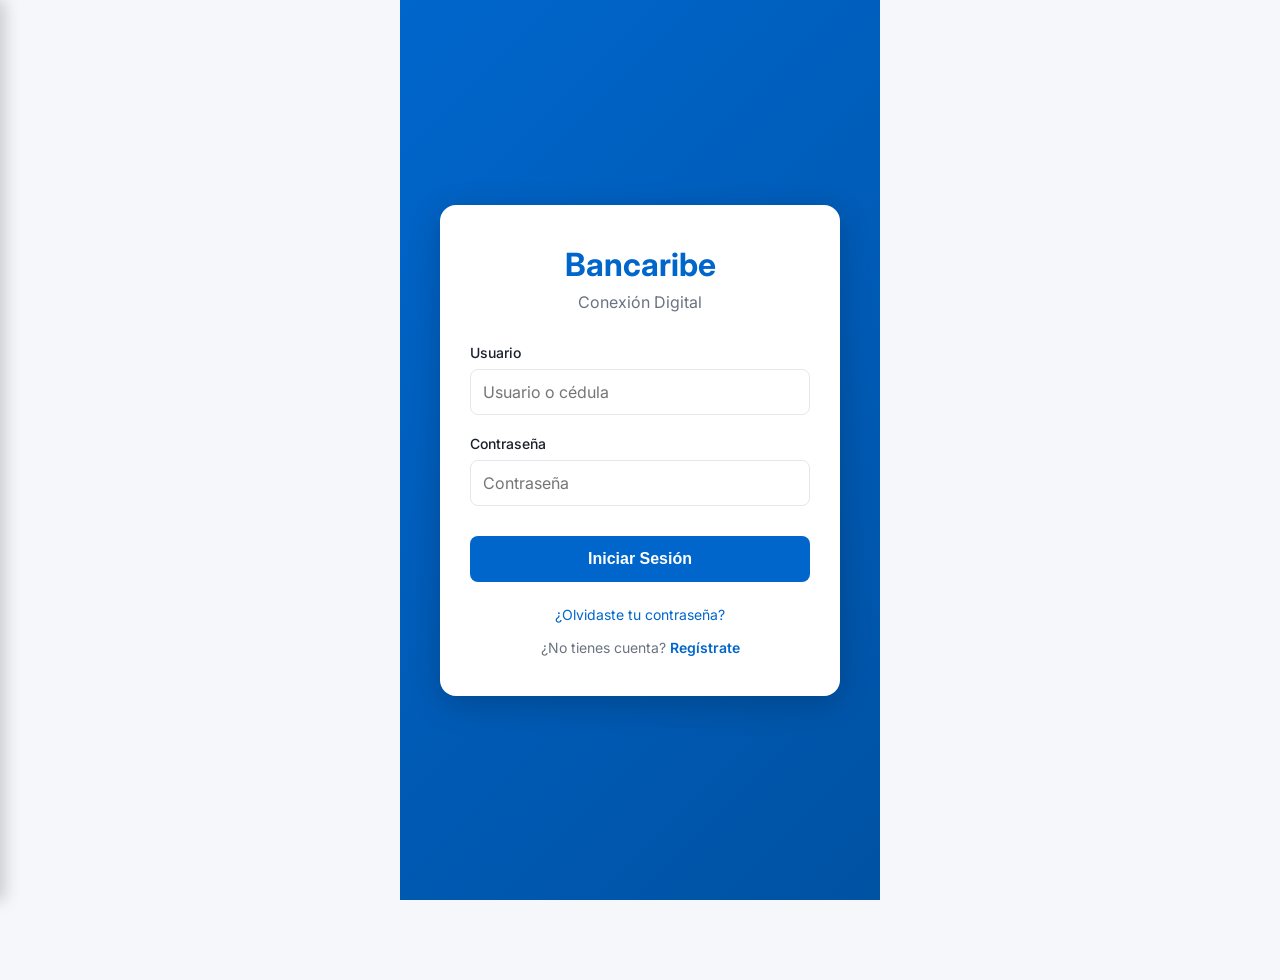
<file: BANCARIBE/PROTOTIPO_C2P/mobile/index.html>
<!DOCTYPE html>
<html lang="es">
<head>
    <meta charset="UTF-8">
    <meta name="viewport" content="width=device-width, initial-scale=1.0, maximum-scale=1.0, user-scalable=no">
    <meta name="theme-color" content="#0066CC">
    <meta name="apple-mobile-web-app-capable" content="yes">
    <meta name="apple-mobile-web-app-status-bar-style" content="black-translucent">
    <title>Bancaribe | Conexión Digital</title>
    <link href="https://fonts.googleapis.com/css2?family=Inter:wght@400;500;600;700&display=swap" rel="stylesheet">
    <link rel="stylesheet" href="mobile.css">
    <link rel="manifest" href="manifest.json">
</head>
<body>
    <div class="app-container">
        <!-- Login Screen -->
        <div class="login-screen" id="loginScreen">
            <div class="login-content">
                <div class="login-logo">Bancaribe</div>
                <div class="login-subtitle">Conexión Digital</div>
                
                <form class="login-form" onsubmit="handleLogin(event)">
                    <div class="form-group">
                        <label>Usuario</label>
                        <input type="text" class="form-input" placeholder="Usuario o cédula" id="username" required>
                    </div>
                    <div class="form-group">
                        <label>Contraseña</label>
                        <input type="password" class="form-input" placeholder="Contraseña" id="password" required>
                    </div>
                    <button type="submit" class="btn-primary btn-full">Iniciar Sesión</button>
                </form>
                
                <div class="login-footer">
                    <a href="#" class="forgot-password">¿Olvidaste tu contraseña?</a>
                    <div class="register-link">
                        ¿No tienes cuenta? <a href="#">Regístrate</a>
                    </div>
                </div>
            </div>
        </div>

        <!-- Main App (hidden until login) -->
        <div class="main-app" id="mainApp" style="display: none;">
            <!-- Header -->
            <header class="app-header">
                <div class="header-content">
                    <div class="logo">Bancaribe</div>
                    <div class="menu-btn" onclick="showMenu()">☰</div>
                </div>
            </header>

        <!-- Balance Card -->
        <div class="balance-card">
            <div class="balance-label">Saldo Disponible</div>
            <div class="balance-amount">Bs. 12,450.00</div>
            <div class="balance-account">•••• 4521</div>
        </div>

        <!-- Quick Actions -->
        <div class="quick-actions">
            <div class="action-item" onclick="showQRScanner()">
                <div class="action-icon">📷</div>
                <div class="action-label">Escanear QR</div>
            </div>
            <div class="action-item" onclick="showPayment()">
                <div class="action-icon">💳</div>
                <div class="action-label">Pagar</div>
            </div>
            <div class="action-item" onclick="showTransfer()">
                <div class="action-icon">💸</div>
                <div class="action-label">Transferir</div>
            </div>
            <div class="action-item" onclick="showRecharge()">
                <div class="action-icon">📱</div>
                <div class="action-label">Recargar</div>
            </div>
        </div>

        <!-- Recent Transactions -->
        <div class="transactions-section">
            <div class="section-title">Transacciones Recientes</div>
            <div class="transaction-list">
                <div class="transaction-item">
                    <div class="transaction-info">
                        <div class="transaction-name">Farmatodo</div>
                        <div class="transaction-date">Hoy, 10:30 AM</div>
                    </div>
                    <div class="transaction-amount">-Bs. 250.00</div>
                </div>
                <div class="transaction-item">
                    <div class="transaction-info">
                        <div class="transaction-name">Pago Móvil</div>
                        <div class="transaction-date">Ayer, 3:45 PM</div>
                    </div>
                    <div class="transaction-amount">-Bs. 500.00</div>
                </div>
                <div class="transaction-item">
                    <div class="transaction-info">
                        <div class="transaction-name">Depósito</div>
                        <div class="transaction-date">Ayer, 9:00 AM</div>
                    </div>
                    <div class="transaction-amount positive">+Bs. 1,000.00</div>
                </div>
            </div>
        </div>

        <!-- Bottom Navigation -->
        <nav class="bottom-nav">
            <div class="nav-item active">
                <div class="nav-icon">🏠</div>
                <div class="nav-label">Inicio</div>
            </div>
            <div class="nav-item">
                <div class="nav-icon">💳</div>
                <div class="nav-label">Tarjetas</div>
            </div>
            <div class="nav-item">
                <div class="nav-icon">📱</div>
                <div class="nav-label">Pago Móvil</div>
            </div>
            <div class="nav-item">
                <div class="nav-icon">👤</div>
                <div class="nav-label">Perfil</div>
            </div>
        </nav>
        </div>
    </div>

    <!-- Side Menu -->
    <div class="side-menu" id="sideMenu">
        <div class="menu-header">
            <div class="user-info">
                <div class="user-avatar">👤</div>
                <div class="user-name">Juan Pérez</div>
                <div class="user-phone">0414-123-4567</div>
            </div>
            <div class="menu-close" onclick="closeMenu()">✕</div>
        </div>
        <div class="menu-items">
            <div class="menu-item" onclick="showSection('home')">
                <span class="menu-icon">🏠</span>
                <span>Inicio</span>
            </div>
            <div class="menu-item" onclick="showSection('transfers')">
                <span class="menu-icon">💸</span>
                <span>Transferencias</span>
            </div>
            <div class="menu-item" onclick="showSection('cards')">
                <span class="menu-icon">💳</span>
                <span>Mis Tarjetas</span>
            </div>
            <div class="menu-item" onclick="showSection('recharge')">
                <span class="menu-icon">📱</span>
                <span>Recargas</span>
            </div>
            <div class="menu-item" onclick="showSection('history')">
                <span class="menu-icon">📋</span>
                <span>Historial</span>
            </div>
            <div class="menu-item" onclick="showSection('profile')">
                <span class="menu-icon">👤</span>
                <span>Perfil</span>
            </div>
            <div class="menu-item" onclick="showSection('support')">
                <span class="menu-icon">❓</span>
                <span>Ayuda</span>
            </div>
            <div class="menu-item logout" onclick="handleLogout()">
                <span class="menu-icon">🚪</span>
                <span>Cerrar Sesión</span>
            </div>
        </div>
    </div>

    <!-- QR Scanner Modal -->
    <div class="modal" id="qrModal">
        <div class="modal-content">
            <div class="modal-header">
                <div class="modal-title">Escanear QR</div>
                <div class="modal-close" onclick="closeModal()">✕</div>
            </div>
            <div class="qr-scanner">
                <div class="scanner-frame">
                    <div class="scanner-line"></div>
                </div>
                <div class="scanner-text">Apunta al código QR</div>
            </div>
            <button class="btn-primary" onclick="simulateScan()">Simular Escaneo</button>
        </div>
    </div>

    <!-- Payment Modal -->
    <div class="modal" id="paymentModal">
        <div class="modal-content">
            <div class="modal-header">
                <div class="modal-title">Realizar Pago</div>
                <div class="modal-close" onclick="closeModal()">✕</div>
            </div>
            <form class="payment-form">
                <div class="form-group">
                    <label>Monto</label>
                    <input type="number" class="form-input" placeholder="Bs. 0.00">
                </div>
                <div class="form-group">
                    <label>Destinatario</label>
                    <input type="text" class="form-input" placeholder="Teléfono o cédula">
                </div>
                <div class="form-group">
                    <label>Referencia</label>
                    <input type="text" class="form-input" placeholder="Opcional">
                </div>
                <button type="button" class="btn-primary" onclick="processPayment()">Pagar</button>
            </form>
        </div>
    </div>

    <!-- Transfer Modal -->
    <div class="modal" id="transferModal">
        <div class="modal-content">
            <div class="modal-header">
                <div class="modal-title">Transferir</div>
                <div class="modal-close" onclick="closeModal()">✕</div>
            </div>
            <form class="payment-form">
                <div class="form-group">
                    <label>De</label>
                    <select class="form-input">
                        <option>Cuenta Ahorros •••• 4521</option>
                        <option>Cuenta Corriente •••• 7890</option>
                    </select>
                </div>
                <div class="form-group">
                    <label>Para</label>
                    <input type="text" class="form-input" placeholder="Cédula o teléfono">
                </div>
                <div class="form-group">
                    <label>Banco</label>
                    <select class="form-input">
                        <option>Bancaribe (0105)</option>
                        <option>Banesco (0134)</option>
                        <option>Mercantil (0102)</option>
                        <option>Provincial (0108)</option>
                    </select>
                </div>
                <div class="form-group">
                    <label>Monto</label>
                    <input type="number" class="form-input" placeholder="Bs. 0.00">
                </div>
                <button type="button" class="btn-primary" onclick="processTransfer()">Transferir</button>
            </form>
        </div>
    </div>

    <!-- Recharge Modal -->
    <div class="modal" id="rechargeModal">
        <div class="modal-content">
            <div class="modal-header">
                <div class="modal-title">Recargar</div>
                <div class="modal-close" onclick="closeModal()">✕</div>
            </div>
            <form class="payment-form">
                <div class="form-group">
                    <label>Tipo</label>
                    <select class="form-input">
                        <option>Teléfono Móvil</option>
                        <option>TV Paga</option>
                        <option>Internet</option>
                    </select>
                </div>
                <div class="form-group">
                    <label>Operador</label>
                    <select class="form-input">
                        <option>Movistar</option>
                        <option>Digitel</option>
                        <option>Movilnet</option>
                    </select>
                </div>
                <div class="form-group">
                    <label>Número</label>
                    <input type="text" class="form-input" placeholder="0414-XXX-XXXX">
                </div>
                <div class="form-group">
                    <label>Monto</label>
                    <input type="number" class="form-input" placeholder="Bs. 0.00">
                </div>
                <button type="button" class="btn-primary" onclick="processRecharge()">Recargar</button>
            </form>
        </div>
    </div>

    <!-- History Modal -->
    <div class="modal" id="historyModal">
        <div class="modal-content modal-large">
            <div class="modal-header">
                <div class="modal-title">Historial de Transacciones</div>
                <div class="modal-close" onclick="closeModal()">✕</div>
            </div>
            <div class="history-filters">
                <select class="form-input" id="historyFilter">
                    <option value="all">Todas</option>
                    <option value="payments">Pagos</option>
                    <option value="transfers">Transferencias</option>
                    <option value="recharges">Recargas</option>
                </select>
            </div>
            <div class="history-list" id="historyList">
                <div class="transaction-item">
                    <div class="transaction-info">
                        <div class="transaction-name">Farmatodo</div>
                        <div class="transaction-date">Hoy, 10:30 AM</div>
                    </div>
                    <div class="transaction-amount">-Bs. 250.00</div>
                </div>
                <div class="transaction-item">
                    <div class="transaction-info">
                        <div class="transaction-name">Transferencia a María</div>
                        <div class="transaction-date">Ayer, 3:45 PM</div>
                    </div>
                    <div class="transaction-amount">-Bs. 500.00</div>
                </div>
                <div class="transaction-item">
                    <div class="transaction-info">
                        <div class="transaction-name">Recarga Movistar</div>
                        <div class="transaction-date">Ayer, 9:00 AM</div>
                    </div>
                    <div class="transaction-amount">-Bs. 100.00</div>
                </div>
                <div class="transaction-item">
                    <div class="transaction-info">
                        <div class="transaction-name">Depósito</div>
                        <div class="transaction-date">Hace 2 días</div>
                    </div>
                    <div class="transaction-amount positive">+Bs. 1,000.00</div>
                </div>
            </div>
        </div>
    </div>

    <!-- Cards Modal -->
    <div class="modal" id="cardsModal">
        <div class="modal-content">
            <div class="modal-header">
                <div class="modal-title">Mis Tarjetas</div>
                <div class="modal-close" onclick="closeModal()">✕</div>
            </div>
            <div class="cards-list">
                <div class="card-item">
                    <div class="card-info">
                        <div class="card-type">Visa Débito</div>
                        <div class="card-number">•••• 4521</div>
                        <div class="card-balance">Bs. 12,450.00</div>
                    </div>
                    <div class="card-status active">Activa</div>
                </div>
                <div class="card-item">
                    <div class="card-info">
                        <div class="card-type">Visa Crédito</div>
                        <div class="card-number">•••• 7890</div>
                        <div class="card-balance">Bs. 5,200.00</div>
                    </div>
                    <div class="card-status active">Activa</div>
                </div>
            </div>
            <button class="btn-primary" onclick="alert('Agregar tarjeta - En desarrollo')">Agregar Tarjeta</button>
        </div>
    </div>

    <!-- Profile Modal -->
    <div class="modal" id="profileModal">
        <div class="modal-content">
            <div class="modal-header">
                <div class="modal-title">Perfil</div>
                <div class="modal-close" onclick="closeModal()">✕</div>
            </div>
            <div class="profile-content">
                <div class="profile-avatar">👤</div>
                <div class="profile-name">Juan Pérez</div>
                <div class="profile-phone">0414-123-4567</div>
                <div class="profile-email">juan.perez@email.com</div>
                
                <div class="profile-section">
                    <div class="section-title">Configuración</div>
                    <div class="setting-item">
                        <span>Notificaciones</span>
                        <input type="checkbox" checked>
                    </div>
                    <div class="setting-item">
                        <span>Biometría</span>
                        <input type="checkbox">
                    </div>
                    <div class="setting-item">
                        <span>Modo oscuro</span>
                        <input type="checkbox">
                    </div>
                </div>
            </div>
        </div>
    </div>

    <!-- Support Modal -->
    <div class="modal" id="supportModal">
        <div class="modal-content">
            <div class="modal-header">
                <div class="modal-title">Ayuda y Soporte</div>
                <div class="modal-close" onclick="closeModal()">✕</div>
            </div>
            <div class="support-content">
                <div class="support-item" onclick="alert('Llamando a soporte...')">
                    <div class="support-icon">📞</div>
                    <div class="support-info">
                        <div class="support-title">Llamar al Soporte</div>
                        <div class="support-desc">0800-BANCARIBE</div>
                    </div>
                </div>
                <div class="support-item" onclick="alert('Abriendo chat...')">
                    <div class="support-icon">💬</div>
                    <div class="support-info">
                        <div class="support-title">Chat en Vivo</div>
                        <div class="support-desc">Disponible 24/7</div>
                    </div>
                </div>
                <div class="support-item" onclick="alert('Abriendo FAQ...')">
                    <div class="support-icon">❓</div>
                    <div class="support-info">
                        <div class="support-title">Preguntas Frecuentes</div>
                        <div class="support-desc">Encuentra respuestas rápidas</div>
                    </div>
                </div>
                <div class="support-item" onclick="alert('Reportando problema...')">
                    <div class="support-icon">🐛</div>
                    <div class="support-info">
                        <div class="support-title">Reportar Problema</div>
                        <div class="support-desc">Envía un reporte técnico</div>
                    </div>
                </div>
            </div>
        </div>
    </div>

    <script src="mobile.js"></script>
</body>
</html>
</file>
<file: BANCARIBE/PROTOTIPO_C2P/mobile/mobile.css>
:root {
    --bancaribe-blue: #0066CC;
    --bancaribe-dark: #0052A3;
    --bancaribe-light: #3385D6;
    --success: #10B981;
    --danger: #EF4444;
    --warning: #F59E0B;
    --bg: #F5F7FA;
    --white: #FFFFFF;
    --text: #1A202C;
    --text-muted: #6B7280;
    --border: #E5E7EB;
}

* {
    margin: 0;
    padding: 0;
    box-sizing: border-box;
}

body {
    font-family: 'Inter', -apple-system, BlinkMacSystemFont, sans-serif;
    background: var(--bg);
    color: var(--text);
    -webkit-font-smoothing: antialiased;
}

.app-container {
    max-width: 480px;
    margin: 0 auto;
    min-height: 100vh;
    background: var(--bg);
    position: relative;
    padding-bottom: 80px;
}

/* Header */
.app-header {
    background: linear-gradient(135deg, var(--bancaribe-blue) 0%, var(--bancaribe-dark) 100%);
    padding: 20px;
    color: white;
}

.header-content {
    display: flex;
    justify-content: space-between;
    align-items: center;
}

.logo {
    font-size: 1.5rem;
    font-weight: 700;
}

.menu-btn {
    font-size: 1.5rem;
    cursor: pointer;
}

/* Balance Card */
.balance-card {
    background: white;
    margin: -20px 20px 20px;
    padding: 24px;
    border-radius: 16px;
    box-shadow: 0 4px 12px rgba(0, 102, 204, 0.15);
}

.balance-label {
    font-size: 0.875rem;
    color: var(--text-muted);
    margin-bottom: 8px;
}

.balance-amount {
    font-size: 2rem;
    font-weight: 700;
    color: var(--bancaribe-blue);
    margin-bottom: 4px;
}

.balance-account {
    font-size: 0.875rem;
    color: var(--text-muted);
}

/* Quick Actions */
.quick-actions {
    display: grid;
    grid-template-columns: repeat(4, 1fr);
    gap: 12px;
    padding: 0 20px;
    margin-bottom: 24px;
}

.action-item {
    display: flex;
    flex-direction: column;
    align-items: center;
    padding: 16px 8px;
    background: white;
    border-radius: 12px;
    cursor: pointer;
    transition: transform 0.2s, box-shadow 0.2s;
}

.action-item:hover {
    transform: translateY(-2px);
    box-shadow: 0 4px 12px rgba(0, 0, 0, 0.1);
}

.action-icon {
    font-size: 2rem;
    margin-bottom: 8px;
}

.action-label {
    font-size: 0.75rem;
    font-weight: 500;
    text-align: center;
}

/* Transactions Section */
.transactions-section {
    padding: 0 20px;
}

.section-title {
    font-size: 1rem;
    font-weight: 600;
    margin-bottom: 16px;
    color: var(--text);
}

.transaction-list {
    background: white;
    border-radius: 12px;
    overflow: hidden;
}

.transaction-item {
    display: flex;
    justify-content: space-between;
    align-items: center;
    padding: 16px;
    border-bottom: 1px solid var(--border);
}

.transaction-item:last-child {
    border-bottom: none;
}

.transaction-info {
    flex: 1;
}

.transaction-name {
    font-weight: 500;
    margin-bottom: 4px;
}

.transaction-date {
    font-size: 0.875rem;
    color: var(--text-muted);
}

.transaction-amount {
    font-weight: 600;
    color: var(--danger);
}

.transaction-amount.positive {
    color: var(--success);
}

/* Bottom Navigation */
.bottom-nav {
    position: fixed;
    bottom: 0;
    left: 0;
    right: 0;
    background: white;
    border-top: 1px solid var(--border);
    display: flex;
    justify-content: space-around;
    padding: 12px 0;
    max-width: 480px;
    margin: 0 auto;
}

.nav-item {
    display: flex;
    flex-direction: column;
    align-items: center;
    cursor: pointer;
    padding: 8px 16px;
}

.nav-icon {
    font-size: 1.5rem;
    margin-bottom: 4px;
}

.nav-label {
    font-size: 0.75rem;
    color: var(--text-muted);
}

.nav-item.active .nav-label {
    color: var(--bancaribe-blue);
    font-weight: 600;
}

/* Modal */
.modal {
    display: none;
    position: fixed;
    top: 0;
    left: 0;
    right: 0;
    bottom: 0;
    background: rgba(0, 0, 0, 0.5);
    align-items: center;
    justify-content: center;
    z-index: 1000;
}

.modal.active {
    display: flex;
}

.modal-content {
    background: white;
    border-radius: 16px;
    width: 90%;
    max-width: 400px;
    max-height: 80vh;
    overflow-y: auto;
}

.modal-header {
    display: flex;
    justify-content: space-between;
    align-items: center;
    padding: 20px;
    border-bottom: 1px solid var(--border);
}

.modal-title {
    font-size: 1.125rem;
    font-weight: 600;
}

.modal-close {
    font-size: 1.5rem;
    cursor: pointer;
    color: var(--text-muted);
}

/* QR Scanner */
.qr-scanner {
    padding: 40px 20px;
    display: flex;
    flex-direction: column;
    align-items: center;
}

.scanner-frame {
    width: 250px;
    height: 250px;
    border: 3px solid var(--bancaribe-blue);
    border-radius: 12px;
    position: relative;
    overflow: hidden;
    background: #f0f0f0;
}

.scanner-line {
    position: absolute;
    top: 0;
    left: 0;
    right: 0;
    height: 3px;
    background: var(--bancaribe-blue);
    animation: scan 2s linear infinite;
}

@keyframes scan {
    0% { top: 0; }
    100% { top: 100%; }
}

.scanner-text {
    margin-top: 20px;
    color: var(--text-muted);
    font-size: 0.875rem;
}

/* Payment Form */
.payment-form {
    padding: 20px;
}

.form-group {
    margin-bottom: 20px;
}

.form-group label {
    display: block;
    font-size: 0.875rem;
    font-weight: 500;
    margin-bottom: 8px;
    color: var(--text);
}

.form-input {
    width: 100%;
    padding: 12px;
    border: 1px solid var(--border);
    border-radius: 8px;
    font-size: 1rem;
    font-family: inherit;
}

.form-input:focus {
    outline: none;
    border-color: var(--bancaribe-blue);
    box-shadow: 0 0 0 3px rgba(0, 102, 204, 0.1);
}

/* Buttons */
.btn-primary {
    width: 100%;
    padding: 14px;
    background: var(--bancaribe-blue);
    color: white;
    border: none;
    border-radius: 8px;
    font-size: 1rem;
    font-weight: 600;
    cursor: pointer;
    transition: background 0.2s;
}

.btn-primary:hover {
    background: var(--bancaribe-dark);
}

.btn-primary:active {
    transform: scale(0.98);
}

/* Login Screen */
.login-screen {
    min-height: 100vh;
    background: linear-gradient(135deg, var(--bancaribe-blue) 0%, var(--bancaribe-dark) 100%);
    display: flex;
    align-items: center;
    justify-content: center;
    padding: 20px;
}

.login-content {
    background: white;
    border-radius: 16px;
    padding: 40px 30px;
    width: 100%;
    max-width: 400px;
    box-shadow: 0 8px 32px rgba(0, 0, 0, 0.2);
}

.login-logo {
    font-size: 2rem;
    font-weight: 700;
    color: var(--bancaribe-blue);
    text-align: center;
    margin-bottom: 8px;
}

.login-subtitle {
    font-size: 1rem;
    color: var(--text-muted);
    text-align: center;
    margin-bottom: 32px;
}

.login-form .form-group {
    margin-bottom: 20px;
}

.btn-full {
    width: 100%;
    margin-top: 10px;
}

.login-footer {
    margin-top: 24px;
    text-align: center;
}

.forgot-password {
    color: var(--bancaribe-blue);
    text-decoration: none;
    font-size: 0.875rem;
    display: block;
    margin-bottom: 16px;
}

.register-link {
    font-size: 0.875rem;
    color: var(--text-muted);
}

.register-link a {
    color: var(--bancaribe-blue);
    text-decoration: none;
    font-weight: 600;
}

/* Side Menu */
.side-menu {
    position: fixed;
    top: 0;
    left: -280px;
    width: 280px;
    height: 100vh;
    background: white;
    box-shadow: 4px 0 16px rgba(0, 0, 0, 0.2);
    transition: left 0.3s ease;
    z-index: 1001;
}

.side-menu.active {
    left: 0;
}

.menu-header {
    background: linear-gradient(135deg, var(--bancaribe-blue) 0%, var(--bancaribe-dark) 100%);
    padding: 24px;
    color: white;
    display: flex;
    justify-content: space-between;
    align-items: center;
}

.user-info {
    display: flex;
    align-items: center;
    gap: 12px;
}

.user-avatar {
    width: 48px;
    height: 48px;
    background: rgba(255, 255, 255, 0.2);
    border-radius: 50%;
    display: flex;
    align-items: center;
    justify-content: center;
    font-size: 1.5rem;
}

.user-name {
    font-weight: 600;
    font-size: 1rem;
}

.user-phone {
    font-size: 0.875rem;
    opacity: 0.9;
}

.menu-close {
    font-size: 1.5rem;
    cursor: pointer;
    opacity: 0.8;
}

.menu-items {
    padding: 16px 0;
}

.menu-item {
    display: flex;
    align-items: center;
    gap: 16px;
    padding: 16px 24px;
    cursor: pointer;
    transition: background 0.2s;
}

.menu-item:hover {
    background: var(--bg);
}

.menu-icon {
    font-size: 1.25rem;
}

.menu-item.logout {
    color: var(--danger);
    margin-top: 16px;
    border-top: 1px solid var(--border);
}

/* Large Modal */
.modal-large {
    max-width: 500px;
    max-height: 70vh;
}

/* History Modal */
.history-filters {
    padding: 16px;
    border-bottom: 1px solid var(--border);
}

.history-list {
    max-height: 400px;
    overflow-y: auto;
}

/* Cards Modal */
.cards-list {
    padding: 16px;
}

.card-item {
    background: var(--bg);
    border-radius: 12px;
    padding: 16px;
    margin-bottom: 12px;
    display: flex;
    justify-content: space-between;
    align-items: center;
}

.card-info {
    flex: 1;
}

.card-type {
    font-weight: 600;
    margin-bottom: 4px;
}

.card-number {
    font-size: 0.875rem;
    color: var(--text-muted);
    margin-bottom: 4px;
}

.card-balance {
    font-weight: 600;
    color: var(--bancaribe-blue);
}

.card-status {
    padding: 4px 12px;
    border-radius: 12px;
    font-size: 0.75rem;
    font-weight: 600;
}

.card-status.active {
    background: var(--success);
    color: white;
}

/* Profile Modal */
.profile-content {
    padding: 24px;
    text-align: center;
}

.profile-avatar {
    width: 80px;
    height: 80px;
    background: var(--bg);
    border-radius: 50%;
    display: flex;
    align-items: center;
    justify-content: center;
    font-size: 2.5rem;
    margin: 0 auto 16px;
}

.profile-name {
    font-size: 1.25rem;
    font-weight: 600;
    margin-bottom: 4px;
}

.profile-phone,
.profile-email {
    font-size: 0.875rem;
    color: var(--text-muted);
    margin-bottom: 4px;
}

.profile-section {
    margin-top: 24px;
    text-align: left;
}

.setting-item {
    display: flex;
    justify-content: space-between;
    align-items: center;
    padding: 12px 0;
    border-bottom: 1px solid var(--border);
}

.setting-item:last-child {
    border-bottom: none;
}

/* Support Modal */
.support-content {
    padding: 16px;
}

.support-item {
    display: flex;
    align-items: center;
    gap: 16px;
    padding: 16px;
    background: var(--bg);
    border-radius: 12px;
    margin-bottom: 12px;
    cursor: pointer;
    transition: background 0.2s;
}

.support-item:hover {
    background: var(--border);
}

.support-icon {
    font-size: 2rem;
}

.support-info {
    flex: 1;
}

.support-title {
    font-weight: 600;
    margin-bottom: 4px;
}

.support-desc {
    font-size: 0.875rem;
    color: var(--text-muted);
}
</file>
